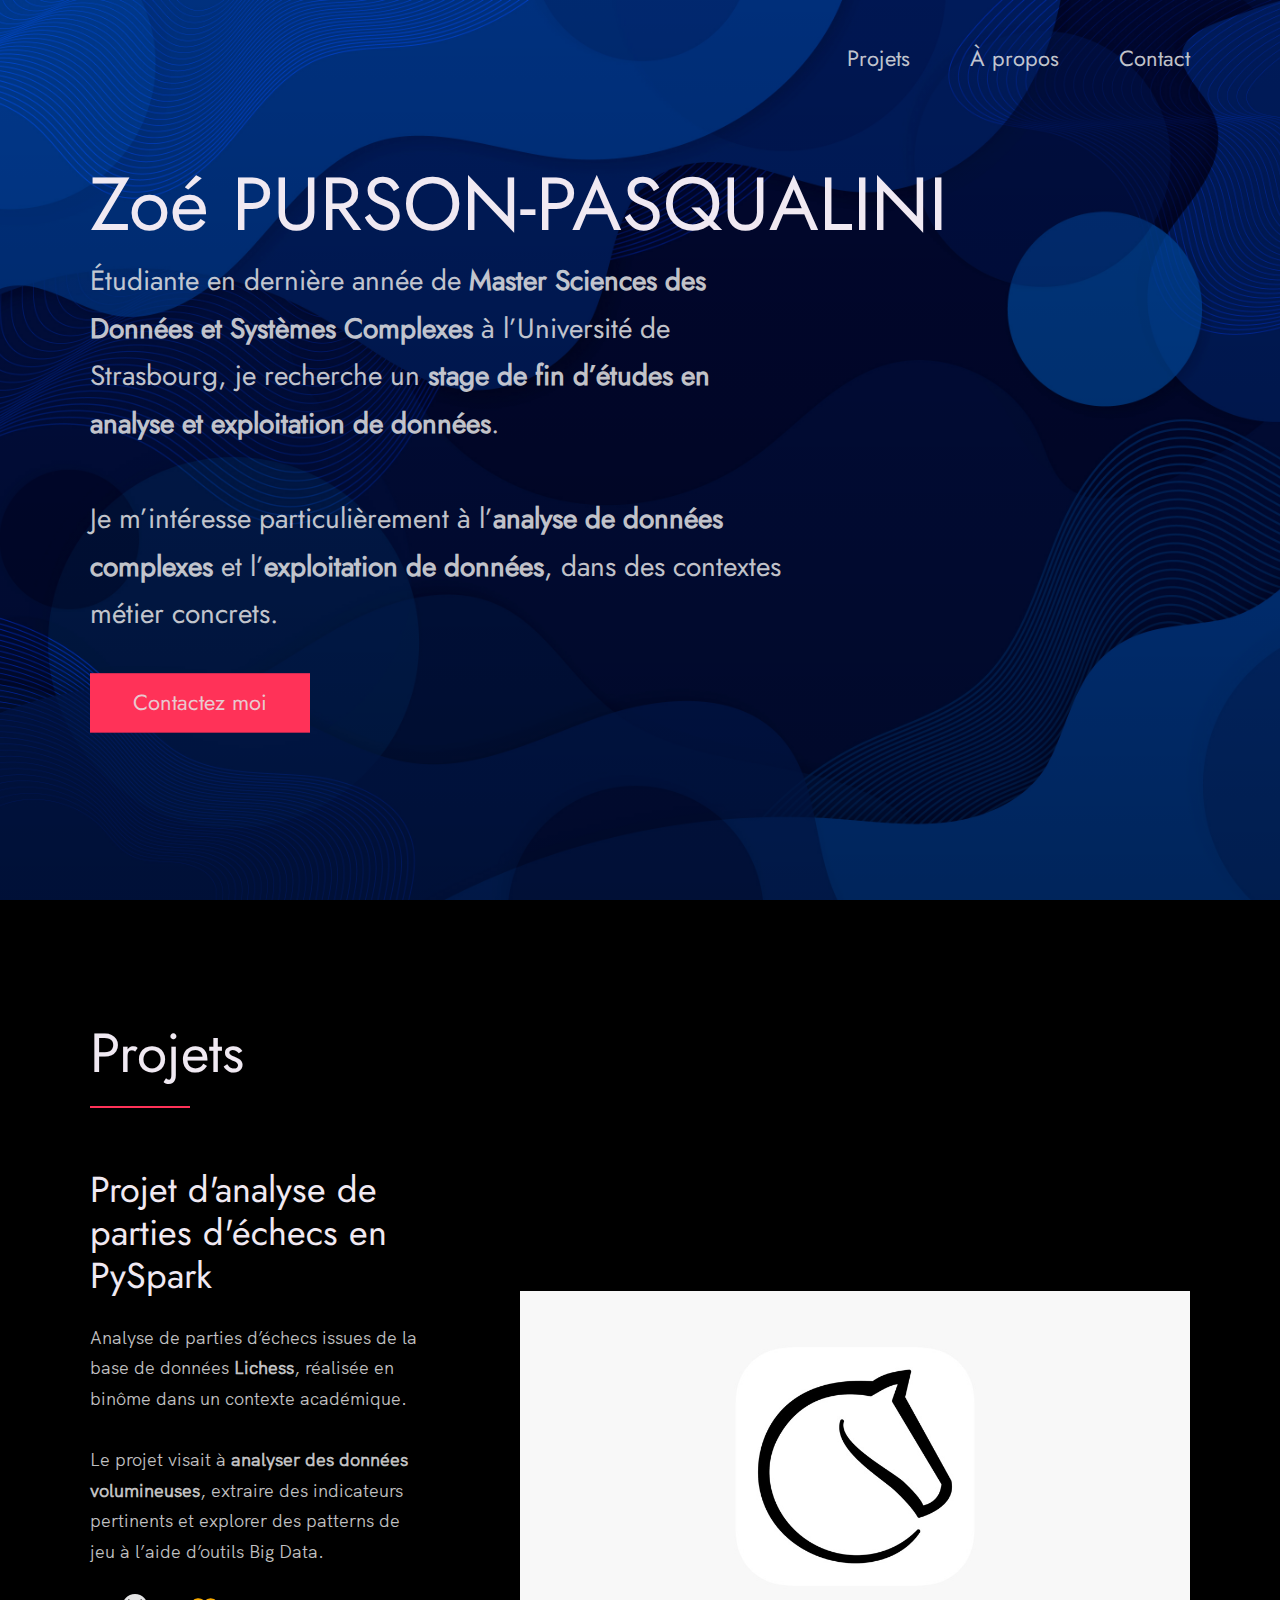
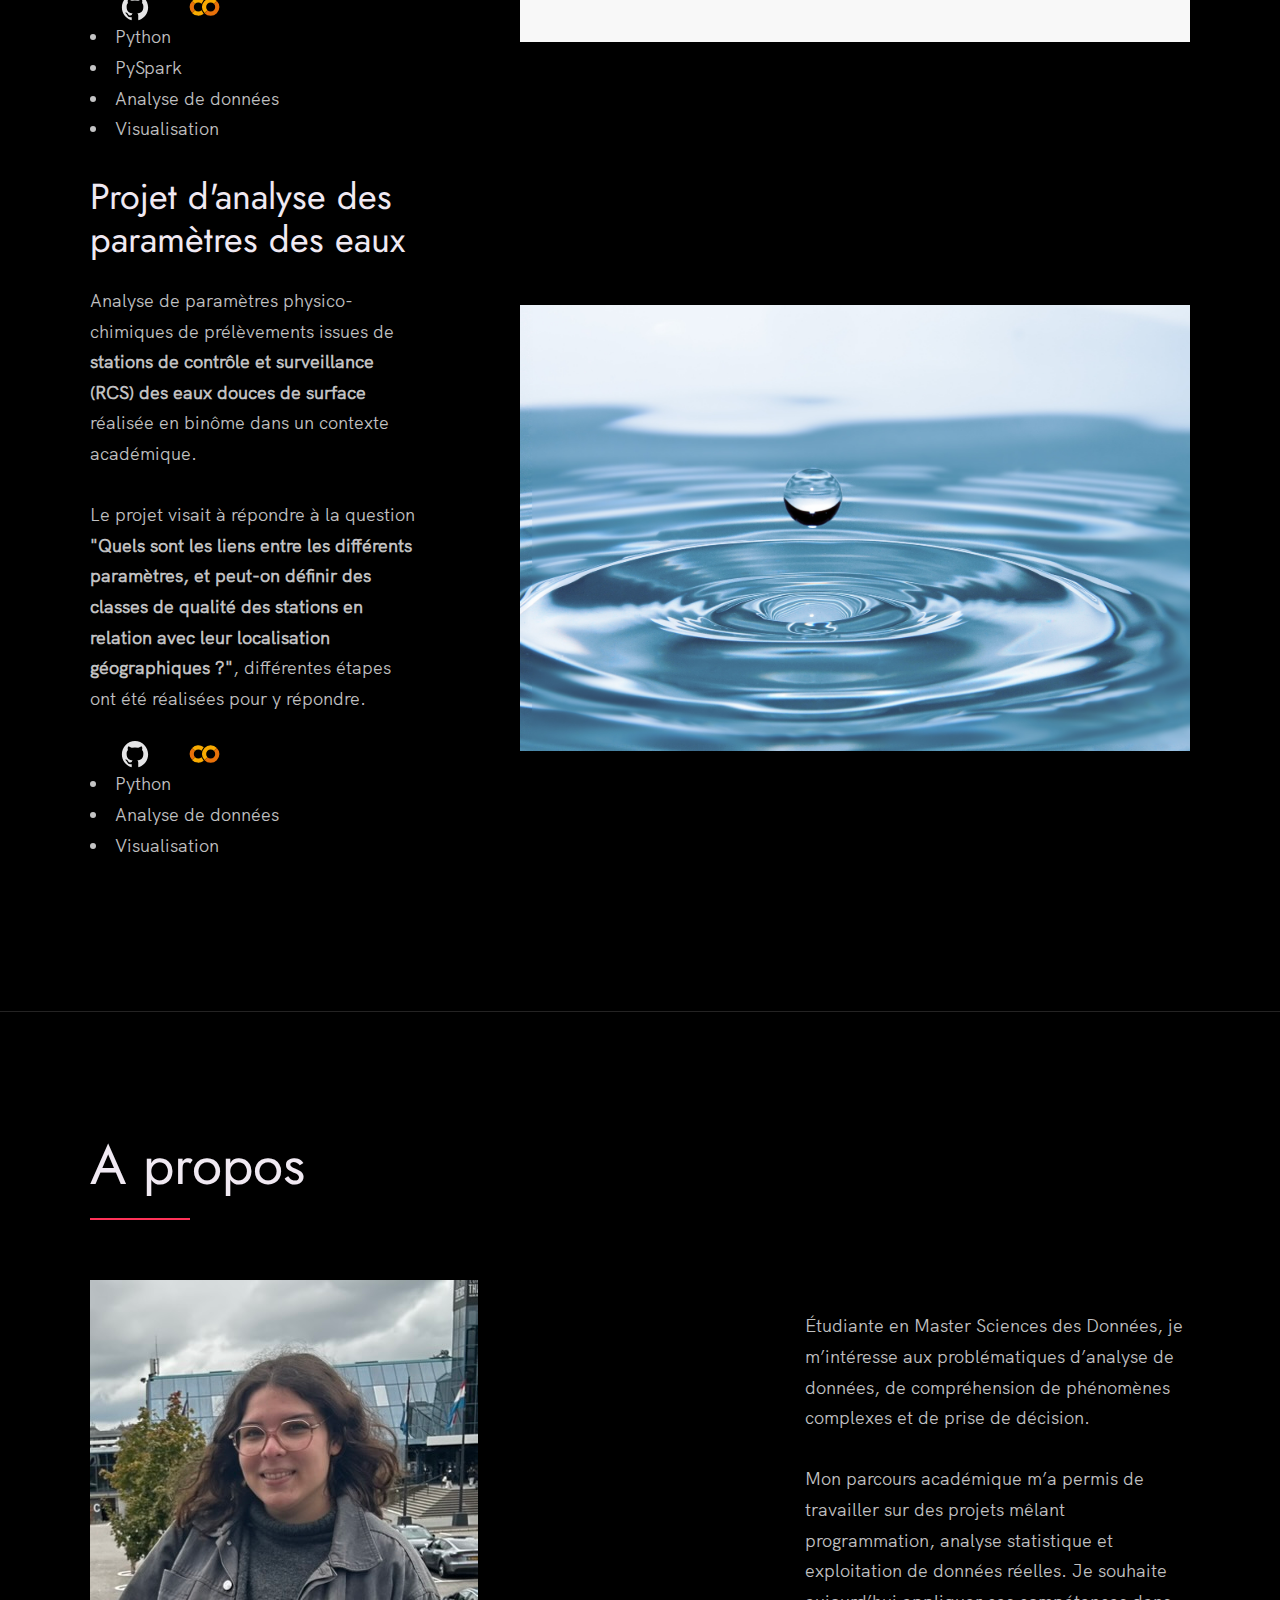
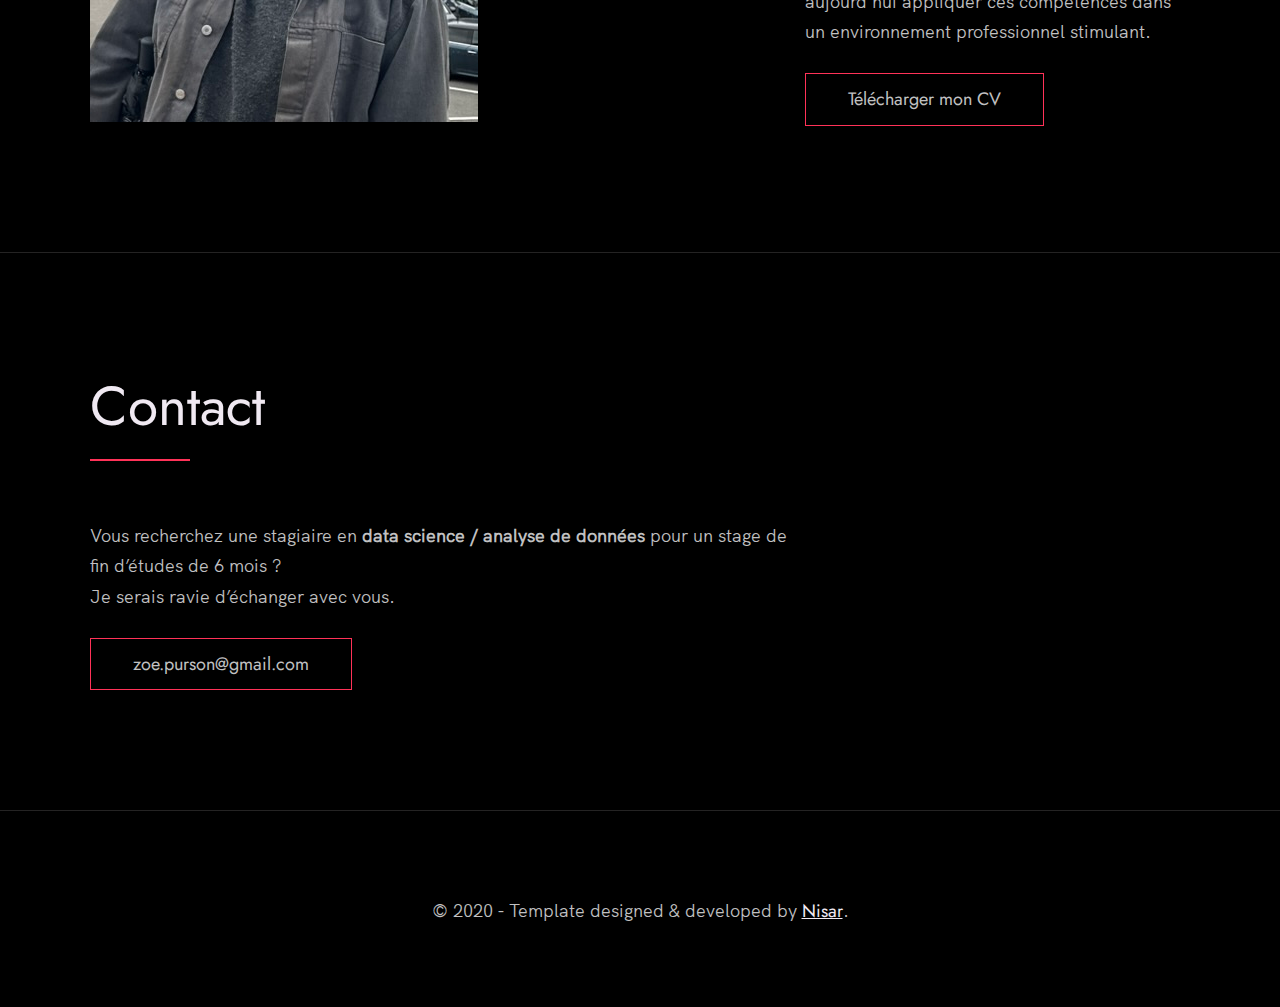
<file: index.html>
<!-- 
  Hello 😊.

  This template is designed and developed by Nisar Hassan Naqvi
  for anyone to use for free or customize the way they like.

  Github Repo: https://github.com/nisarhassan12/portfolio-template/
  My Website: https://nisar.dev

  For business & inquires, contact me => syednisarhassan12@gmail.com
-->

<!--
  Follow the instructions written in comments to create your stunning portfolio
-->

<!DOCTYPE html>
<html lang="en">

<head>
  <meta charset="UTF-8" />
  <meta name="viewport" content="width=device-width, initial-scale=1.0" />
  <link rel="shortcut icon" type="image/png" href="./images/favicon.png" />

  <!-- Put your site title here -->
  <title>
    Zoé PURSON-PASQUALINI | Etudiante en M2 Sciences des Données et Systèmes Complexes - Université de Strasbourg
  </title>

  <meta name="description" content="Portfolio de Zoé Purson-Pasqualini, étudiante en Master Sciences des Données, spécialisée en analyse de données et data science.">
  <!-- Add some coding keywords below, Ex: (React, CSS etc) -->
  <meta name="keywords" content="PURSON-PASQUALINI, IA, Data Sciences, Python, Pandas, TensorFlow, Machine Learning" />
  <link rel="stylesheet" href="index.css" />
</head>

<body>

  <!-- ***** Header ***** -->

  <header class="header" role="banner" id="top">
    <div class="row">
      <nav class="nav" role="navigation">
        <ul class="nav__items">
          <li class="nav__item"><a href="#work" class="nav__link">Projets</a></li>
          <li class="nav__item"><a href="#about" class="nav__link">À propos</a></li>
          <li class="nav__item"><a href="#contact" class="nav__link">Contact</a></li>
        </ul>
      </nav>
    </div>
    <div class="header__text-box row">
      <div class="header__text">
        <h1 class="heading-primary">
          <!-- Replace the following name with your name -->
          <span>Zoé PURSON-PASQUALINI</span>
        </h1>
        <!-- Put a small paragraph about yourself -->
        <p>Étudiante en dernière année de <strong>Master Sciences des Données et Systèmes Complexes</strong> à l’Université de Strasbourg, 
          je recherche un <strong>stage de fin d’études en analyse et exploitation de données</strong>.
        <br><br>
        Je m’intéresse particulièrement à l’<strong>analyse de données complexes</strong> et l’<strong>exploitation de données</strong>, 
        dans des contextes métier concrets.
        </p>
        <a href="#contact" class="btn btn--pink">Contactez moi</a>
      </div>
    </div>
  </header>

  <main role="main">

    <!-- ***** Work ***** -->

    <section class="work" id="work">
      <div class="row">
        <h2>Projets</h2>
        <div class="work__boxes">

          <!-- Each div with the work__box class is a project. -->

          <div class="work__box">
            <div class="work__text">
              <h3>Projet d'analyse de parties d'échecs en PySpark</h3>
              <p>
                Analyse de parties d’échecs issues de la base de données <strong>Lichess</strong>, 
                réalisée en binôme dans un contexte académique.
                <br><br>
                Le projet visait à <strong>analyser des données volumineuses</strong>, 
                extraire des indicateurs pertinents et explorer des patterns de jeu à l’aide d’outils Big Data.
                </p>
              <div class="work__links">
                <a href="https://github.com/zoe-purson/Projet_Lichess/blob/6d68f9ceaf3e7b7b53718850c7d775e859d6a92c/Projet_Lichess_KEDACHE_PURSON_PASQUALINI.ipynb" title="Accès au notebook" target="_blank">
                  <img src="./images/github.svg" class="work__code" alt="GitHub">
                </a>
                <a href="https://colab.research.google.com/drive/13DYAGh-10mL7z_jlqMWrcNmlLaRMPQzi?usp=sharing" title="Accès au notebook" target="_blank">
                  <img src="./images/colab.svg" class="work__code" alt="Colaboratory">
                </a>
              </div>
              <ul class="work__list">
                <li>Python</li>
                <li>PySpark</li>
                <li>Analyse de données</li>
                <li>Visualisation</li>
              </ul>
              </div>
              <div class="work__image-box">
                <img src="./images/lichess.jpg" class="work__image" alt="Project 1" />
              </div>
            </div>
          </div>

          <div class="work__box">
            <div class="work__text">
              <h3>Projet d'analyse des paramètres des eaux</h3>
              <p>
                Analyse de paramètres physico-chimiques de prélèvements issues de <strong>stations de contrôle et surveillance (RCS) des eaux douces de surface</strong>
                réalisée en binôme dans un contexte académique.
                <br><br>
                Le projet visait à répondre à la question <strong>"Quels sont les liens entre les différents paramètres, et peut-on définir des classes de qualité
                  des stations en relation avec leur localisation géographiques ?"</strong>, différentes étapes ont été réalisées pour y répondre. 
              </p>
              <div class="work__links">
                <a href="https://docs.google.com/document/d/1ybMgTmZ4ZXk0t-aBxAogNc4dW7vKqwwOuW1tC_u9V9o/edit?usp=sharing" title="Accès au rapport" target="_blank">
                  <img src="./images/github.svg" class="work__code" alt="GitHub">
                </a>
                <a href="https://colab.research.google.com/drive/1ZS4jdx2Zo17r1rnUr3BiV8cE-7_-4Rmy?usp=sharing" title="Accès au notebook" target="_blank">
                  <img src="./images/colab.svg" class="work__code" alt="Colaboratory">
                </a>
              </div>
              <ul class="work__list">
                <li>Python</li>
                <li>Analyse de données</li>
                <li>Visualisation</li>
              </ul>
              </div>
              <div class="work__image-box">
                <img src="./images/eau.jpg" class="work__image" alt="Project 2" />
              </div>
            </div>
          </div>
        </div>
      </div>
    </section>

    <!-- ***** About ***** -->

    <section class="about" id="about">
      <div class="row">
        <h2>A propos</h2>
        <div class="about__content">
          <div class="about__text">
            <!-- Replace the below paragraph with info about yourself -->
            <p>
              Étudiante en Master Sciences des Données, je m’intéresse aux problématiques 
              d’analyse de données, de compréhension de phénomènes complexes et de prise de décision.
              <br><br>
              Mon parcours académique m’a permis de travailler sur des projets mêlant 
              programmation, analyse statistique et exploitation de données réelles.
              Je souhaite aujourd’hui appliquer ces compétences dans un environnement professionnel stimulant.
            </p>
            <!-- Provide a link to your resume -->
            <a href="CV_Zoe_Purson--Pasqualini.pdf" class="btn" target="_blank">Télécharger mon CV</a>
          </div>

          <div class="about__photo-container">
            <!-- Add a nice photo of yourself -->
            <img class="about__photo" src="./images/Moi.JPEG" alt="" />
          </div>
        </div>
      </div>
    </section>
  </main>

  <!-- ***** Contact ***** -->

  <section class="contact" id="contact">
    <div class="row">
      <h2>Contact</h2>
      <div class="contact__info">
        <p>
          Vous recherchez une stagiaire en <strong>data science / analyse de données</strong> 
          pour un stage de fin d’études de 6 mois ?
          <br>
          Je serais ravie d’échanger avec vous.
        </p> 
        <!-- Replace the email with yours -->
        <a href="mailto:zoe.purson@gmail.com" class="btn">zoe.purson@gmail.com</a>
      </div>
    </div>
  </section>

  <!-- ***** Footer ***** -->

  <footer role="contentinfo" class="footer">
    <div class="row">

      <!-- If you give me some credit by keeping the below paragraph, will be huge for me 😊 Thanks. -->
      <p>
        &copy; 2020 - Template designed & developed by <a href="https://nisar.dev" class="link">Nisar</a>.
      </p>
      <div class="footer__github-buttons">
        <iframe
          src="https://ghbtns.com/github-btn.html?user=nisarhassan12&repo=portfolio-template&type=watch&count=true"
          frameborder="0" scrolling="0" width="170" height="20" title="Watch Portfolio Template on GitHub">
        </iframe>
      </div>
    </div>
  </footer>

  <a href="#top" class="back-to-top" title="Back to Top">
    <img src="./images/arrow-up.svg" alt="Back to Top" class="back-to-top__image"/>
  </a>
  <script src="./index.js"></script>
</body>

</html>
</file>
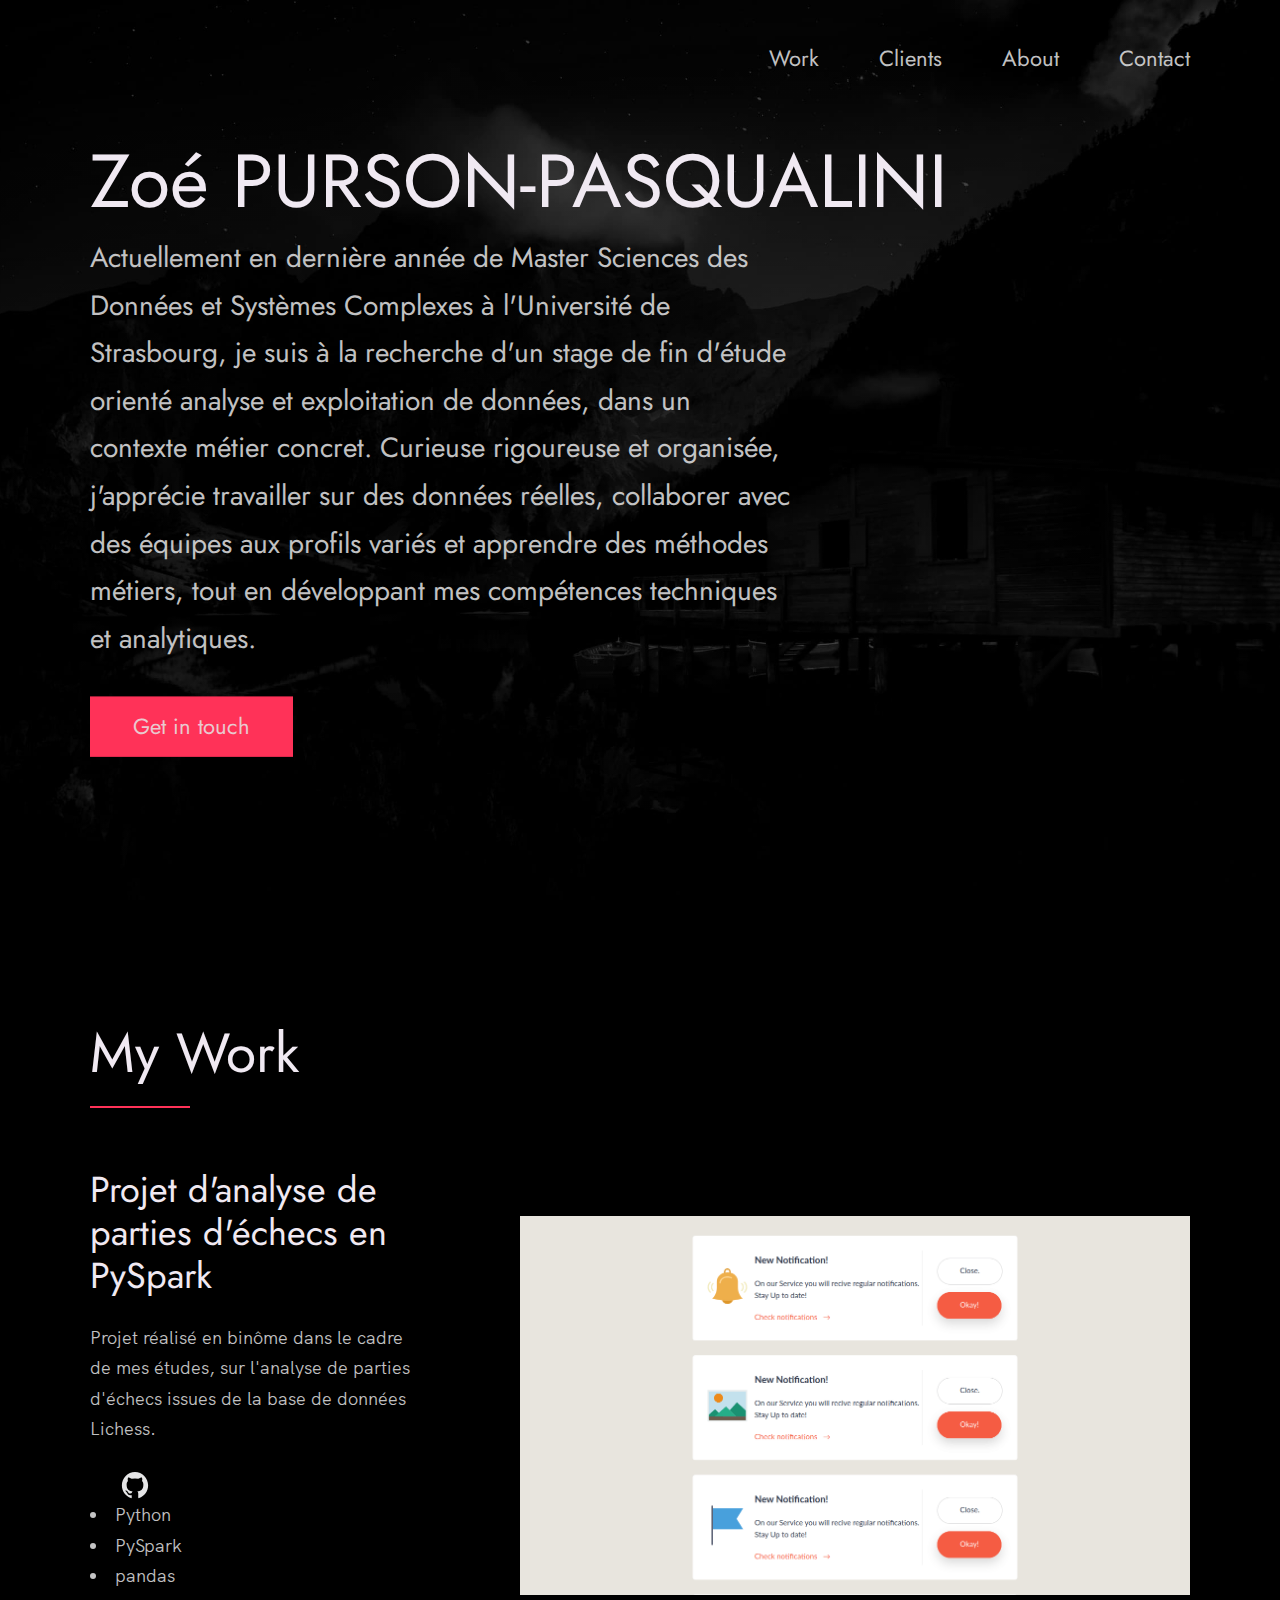
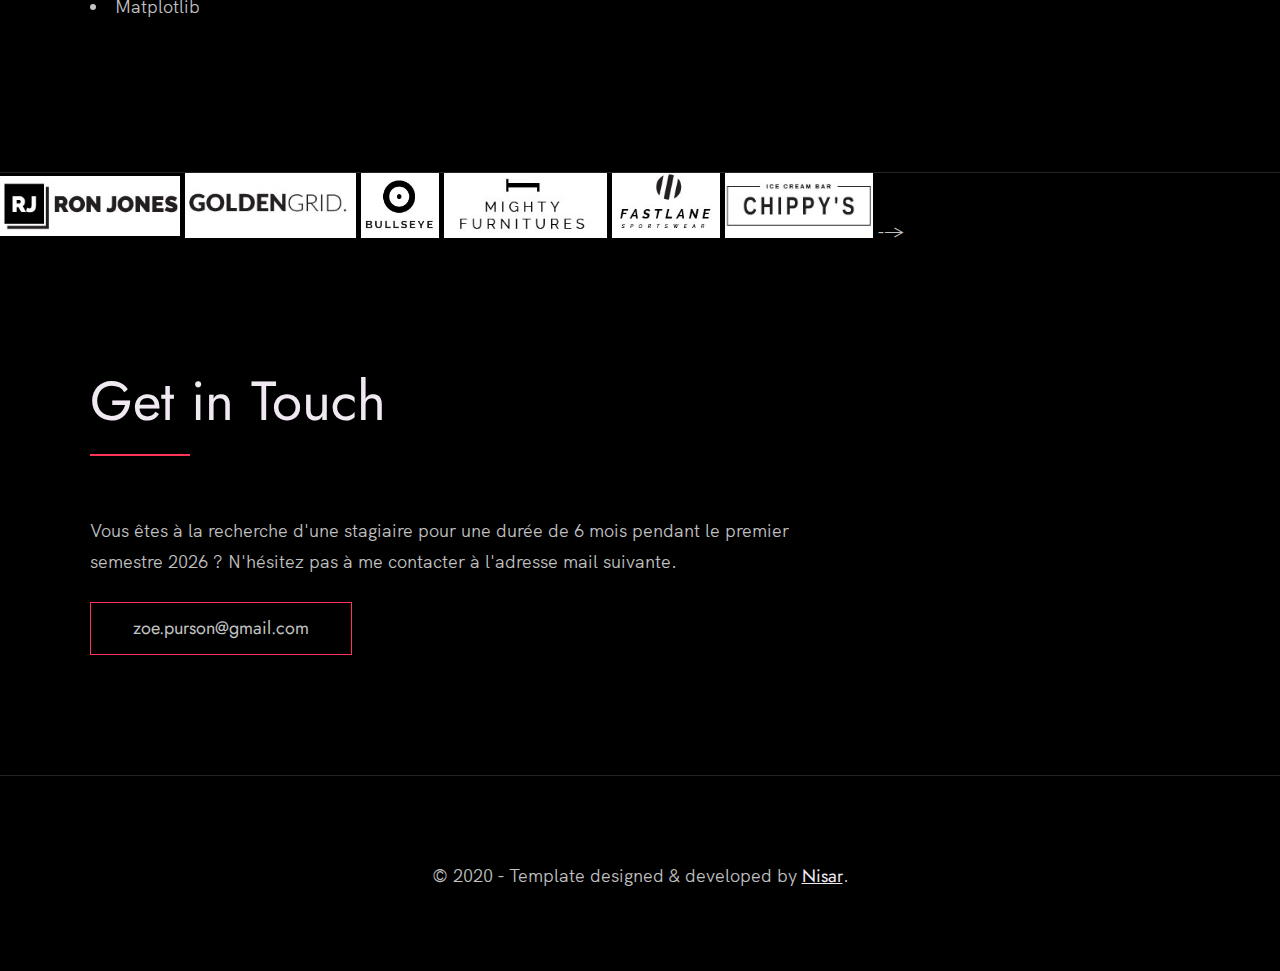
<file: portfolio-template/index.html>
<!-- 
  Hello 😊.

  This template is designed and developed by Nisar Hassan Naqvi
  for anyone to use for free or customize the way they like.

  Github Repo: https://github.com/nisarhassan12/portfolio-template/
  My Website: https://nisar.dev

  For business & inquires, contact me => syednisarhassan12@gmail.com
-->

<!--
  Follow the instructions written in comments to create your stunning portfolio
-->

<!DOCTYPE html>
<html lang="en">

<head>
  <meta charset="UTF-8" />
  <meta name="viewport" content="width=device-width, initial-scale=1.0" />
  <link rel="shortcut icon" type="image/png" href="./images/favicon.png" />

  <!-- Put your site title here -->
  <title>
    Zoé PURSON-PASQUALINI | Etudiante en M2 Sciences des Données et Systèmes Complexes - Université de Strasbourg
  </title>

  <meta name="description" content="Portfolio github Zoé PURSON-PASQUALINI">
  <!-- Add some coding keywords below, Ex: (React, CSS etc) -->
  <meta name="keywords" content="PURSON-PASQUALINI, IA, Data Sciences, Python, Pandas, TensorFlow, Machine Learning" />
  <link rel="stylesheet" href="index.css" />
</head>

<body>

  <!-- ***** Header ***** -->

  <header class="header" role="banner" id="top">
    <div class="row">
      <nav class="nav" role="navigation">
        <ul class="nav__items">
          <li class="nav__item"><a href="#work" class="nav__link">Work</a></li>
          <li class="nav__item"><a href="#clients" class="nav__link">Clients</a></li>
          <li class="nav__item">
            <a href="#about" class="nav__link">About</a>
          </li>
          <li class="nav__item">
            <a href="#contact" class="nav__link">Contact</a>
          </li>
        </ul>
      </nav>
    </div>
    <div class="header__text-box row">
      <div class="header__text">
        <h1 class="heading-primary">
          <!-- Replace the following name with your name -->
          <span>Zoé PURSON-PASQUALINI</span>
        </h1>
        <!-- Put a small paragraph about yourself -->
        <p>Actuellement en dernière année de Master Sciences des Données et Systèmes Complexes à l'Université de Strasbourg, je suis à la recherche d'un stage de fin d'étude orienté analyse et exploitation de données, dans un contexte métier concret. 
            Curieuse rigoureuse et organisée, j'apprécie travailler sur des données réelles, collaborer avec des équipes aux profils variés et apprendre des méthodes métiers, tout en développant mes compétences techniques et analytiques.</p>
        <a href="#contact" class="btn btn--pink">Get in touch</a>
      </div>
    </div>
  </header>

  <main role="main">

    <!-- ***** Work ***** -->

    <section class="work" id="work">
      <div class="row">
        <h2>My Work</h2>
        <div class="work__boxes">

          <!-- Each div with the work__box class is a project. -->

          <div class="work__box">
            <div class="work__text">
              <h3>Projet d'analyse de parties d'échecs en PySpark</h3>
              <p>
                Projet réalisé en binôme dans le cadre de mes études, sur l'analyse de parties d'échecs issues de la base de données Lichess.
              </p>
              <a href="https://github.com/zoe-purson/Projet_Lichess/blob/6d68f9ceaf3e7b7b53718850c7d775e859d6a92c/Projet_Lichess_KEDACHE_PURSON_PASQUALINI.ipynb" title="Accès au notebook" target="_blank">
                <img src="./images/github.svg" class="work__code" alt="GitHub">
              </a>
              <ul class="work__list">
                <li>Python</li>
                <li>PySpark</li>
                <li>pandas</li>
                <li>Matplotlib</li>
              </ul>

              <!-- <div class="work__links">
                <a href="https://nisar.surge.sh" target="_blank" class="link__text">
                  Visit Site <span>&rarr;</span>
                </a>
                <a href="https://github.com/nisarhassan12/portfolio" title="View Source Code" target="_blank">
                  <img src="./images/github.svg" class="work__code" alt="GitHub">
                </a>
              </div>
            </div>
            <div class="work__image-box">
              <img src="./images/project-1.png" class="work__image" alt="Project 1" />
            </div>
          </div>

          <div class="work__box">
            <div class="work__text">
              <h3>Calculator</h3>
              <p>
                Lorem ipsum dolor sit amet consectetur adipisicing elit. Quod,
                eius.
              </p>
              <ul class="work__list">
                <li>React</li>
                <li>Next.js</li>
                <li>Node</li>
                <li>MongoDB</li>
              </ul>

              <div class="work__links">
                <a href="#" class="link__text">
                  Visit Site <span>&rarr;</span>
                </a>
                <a href="#">
                  <img src="./images/github.svg" class="work__code" title="View Source Code" alt="GitHub">
                </a>
              </div>
            </div>
            <div class="work__image-box">
              <img src="./images/project-2.png" class="work__image" alt="Project 1" />
            </div>
          </div>

          <div class="work__box">
            <div class="work__text">
              <h3>Notificator</h3>
              <p>
                Lorem ipsum dolor sit amet consectetur adipisicing elit. Quod,
                eius.
              </p>
              <ul class="work__list">
                <li>React</li>
                <li>Next.js</li>
                <li>Node</li>
                <li>MongoDB</li>
              </ul>

              <div class="work__links">
                <a href="#" class="link__text">
                  Visit Site <span>&rarr;</span>
                </a>
                <a href="#">
                  <img src="./images/github.svg" class="work__code" title="View Source Code" alt="GitHub">
                </a>
              </div> -->
            </div>
            <div class="work__image-box">
              <img src="./images/project-3.png" class="work__image" alt="Project 3" />
            </div>
          </div>
        </div>
      </div>
    </section>

    <!-- ***** Clients ***** -->
<!-- 
    <section class="client" id="clients">
      <div class="row">
        <h2>Clients</h2>
        <div class="client__logos">
          <!-- Add logos of the clients or companies you'have worked with. -->
          <img src="./images/ronjones.png" class="client__logo" alt="Company 2" />
          <img src="./images/goldengrid.png" class="client__logo" alt="Company 3" />
          <img src="./images/bullseye.png" class="client__logo" alt="Company 1" />
          <img src="./images/mighty-furnitures.png" class="client__logo" alt="Company 1" />
          <img src="./images/fastlane.png" class="client__logo" alt="Company 3" />
          <img src="./images/chippy.png" class="client__logo" alt="Company 1" />
        </div>
      </div>
    </section> -->

    <!-- ***** About ***** -->

    <!-- <section class="about" id="about">
      <div class="row">
        <h2>About Me</h2>
        <div class="about__content">
          <div class="about__text">
            Replace the below paragraph with info about yourself
            <p>
              Lorem ipsum dolor sit amet, consectetur adipisicing elit. Eos id
              nostrum illo harum blanditiis, tenetur eum suscipit cupiditate
              in vel, ex quam quidem quos mollitia labore aut sunt eius
              ratione molestiae fuga veniam facere similique voluptate.
            </p>
            Provide a link to your resume
            <a href="#" class="btn">My Resume</a>
          </div>

          <div class="about__photo-container">
            Add a nice photo of yourself
            <img class="about__photo" src="./images/syed-ali-hussnain.jpg" alt="" />
          </div>
        </div>
      </div>
    </section> -->
  </main>

  <!-- ***** Contact ***** -->

  <section class="contact" id="contact">
    <div class="row">
      <h2>Get in Touch</h2>
      <div class="contact__info">
        <p>
          Vous êtes à la recherche d'une stagiaire pour une durée de 6 mois pendant le premier semestre 2026 ? N'hésitez pas à me 
          contacter à l'adresse mail suivante. 
        </p>
        <!-- Replace the email with yours -->
        <a href="mailto:zoe.purson@gmail.com" class="btn">zoe.purson@gmail.com</a>
      </div>
    </div>
  </section>

  <!-- ***** Footer ***** -->

  <footer role="contentinfo" class="footer">
    <div class="row">
      <!-- Update the links to point to your accounts -->
      <!-- <ul class="footer__social-links">
        <li class="footer__social-link-item">
          <a href="https://twitter.com/nisarhassan12/" title="Link to Twitter Profile">
            <img src="./images/twitter.svg" class="footer__social-image" alt="Twitter">
          </a>
        </li>
        <li class="footer__social-link-item">
          <a href="https://github.com/nisarhassan12/" title="Link to Github Profile">
            <img src="./images/github.svg" class="footer__social-image" alt="Github">
          </a>
        </li>
        <li class="footer__social-link-item">
          <a href="https://codepen.io/nisar_hassan" title="Link to Codepen Profile">
            <img src="./images/codepen.svg" class="footer__social-image" alt="Codepen">
          </a>
        </li>
        <li class="footer__social-link-item">
          <a href=https://www.linkedin.com/in/nisar-hassan-naqvi-413466199/">
            <img src="./images/linkedin.svg" title="Link to Linkedin Profile" class="footer__social-image" alt="Linkedin">
          </a>
        </li>
      </ul> -->

      <!-- If you give me some credit by keeping the below paragraph, will be huge for me 😊 Thanks. -->
      <p>
        &copy; 2020 - Template designed & developed by <a href="https://nisar.dev" class="link">Nisar</a>.
      </p>
      <div class="footer__github-buttons">
        <iframe
          src="https://ghbtns.com/github-btn.html?user=nisarhassan12&repo=portfolio-template&type=watch&count=true"
          frameborder="0" scrolling="0" width="170" height="20" title="Watch Portfolio Template on GitHub">
        </iframe>
      </div>
    </div>
  </footer>

  <a href="#top" class="back-to-top" title="Back to Top">
    <img src="./images/arrow-up.svg" alt="Back to Top" class="back-to-top__image"/>
  </a>
  <script src="./index.js"></script>
</body>

</html>
</file>
<file: index.css>
/* --------------------------------------- */
/* ----- Basic Setup ----- */
/* --------------------------------------- */

@font-face {
    font-family: 'Hk Grotesk';
    font-style: normal;
    font-weight: 400;
    src: url('./fonts/HKGrotesk-Regular.woff') format('woff');
}

@font-face {
    font-family: 'Jost';
    font-style: normal;
    font-weight: 400;
    src: url('./fonts/Jost-Regular.ttf') format('woff');
}

* {
    margin: 0;
    padding: 0;
    box-sizing: inherit;
}

:root {
    --font-size-small: 1.8rem;
    --font-size-normal: 2.2rem;
    --font-size-medium: 2.8rem;
    --font-size-medium-1: 3.6rem;
    --font-size-large: 5.5rem;
    --font-size-huge: 7.5rem;
    --font-stack: 'Hk Grotesk', sans-serif;

    --line-height-normal: 1.7;
    --line-height-small: 1.2;

    --black: #000;
    --pink: #ff3258;
    --white: #f0e9f2;
    --white-1: #e5e5e6da;


    --container-max-width: 1180px;
    --container-normal-width: 800px;
    --container-medium-width: 700px; 
    --container-small-width: 500px;

    --gutter-huge: 12rem;
    --gutter-medium: 6rem;
    --gutter-normal: 3rem;
    --gutter-small-1: 2.5rem;
    --gutter-small: 2rem;

    --border-light: 1px solid rgb(36, 35, 35);
}

html {
    font-size: 62.5%; /* (16/10)*100 = 62.5% => 1rem = 10px */
    box-sizing: border-box;
    scroll-behavior: smooth;
}

@media(max-width: 1000px) {
    html {
        font-size: 52%;
    }
}

body {
    font-size: var(--font-size-small);
    font-family: var(--font-stack);
    font-weight: 400;
    color: var(--white-1);
    line-height: var(--line-height-normal);
    background: var(--black);
    overflow-x: hidden;
}

.row {
    max-width: var(--container-max-width);
    margin: 0 auto;
}

@media(max-width: 1340px) {
    .row {
        max-width: 1100px;
    }
}

@media(max-width: 1240px) {
    .row {
        padding: 0 var(--gutter-medium);
    }
}

@media(max-width: 600px) {
    .row {
        padding: 0 var(--gutter-normal);
    }
}

@media(max-width: 600px) {
    .row {
        padding: 0 var(--gutter-small);
    }
}

section {
    padding: var(--gutter-huge) 0;
    border-bottom: var(--border-light);
}

img {
    object-fit: contain;
    max-width: 100%;
}

/* --------------------------------------- */
/* ----- Headlines and Paragraphs ----- */
/* --------------------------------------- */

h1,
h2,
h3 {
    font-family: 'Jost', sans-serif;
    font-weight: 400;
    line-height: var(--line-height-small);
    color: var(--white);
}

.heading-primary {
    line-height: 1;
    font-size: var(--font-size-huge);
    font-weight: 400;
}

@media(max-width: 900px) {
    .heading-primary {
        font-size: 6.5rem;
    }
}

h2 {
    font-size: var(--font-size-large);
    margin-bottom: var(--gutter-medium);
}

h2::after {
    content: '';
    display: block;
    height: 2px;
    width: 10rem;
    background: var(--pink);
    margin: var(--gutter-small) 0;
}

h3 {
    font-size: var(--font-size-medium-1);
    margin-bottom: var(--gutter-small);
}

@media(max-width: 500px) {
    .heading-primary {
        font-size: var(--font-size-large);
    }

    h2 {
        font-size: var(--font-size-medium-1);
    }

    h3 {
        font-size: var(--font-size-medium);
    }
}

p {
    margin: var(--gutter-small-1) 0;
}

@media(max-width: 900px) {
    p { 
        max-width: var(--container-small-width);
    }
}

/* --------------------------------------- */
/* ----- Buttons and Links ----- */
/* --------------------------------------- */

a {
    color: var(--white);
    font-weight: 400;
    font-family: 'Jost', sans-serif;
    transition: all .2s;
    outline: 2px solid transparent;
}

::-moz-focus-inner {
    border: 0;
}

button:focus,
a:focus {
    outline: 2px solid var(--pink);
}

body:not(.user-is-tabbing) button:focus,
body:not(.user-is-tabbing) a:focus {
    outline: none;
}

.link:hover {
    color: var(--pink);
}

.btn {
    position: relative;
    display: inline-block;
    padding: 1rem 4.2rem;
    text-decoration: none;
    color: inherit;
    border: 1px solid  var(--pink);
    font-weight: 400;
}

.btn:focus {
    outline: none;
}

.btn::after {
    content: '';
    display: block;
    position: absolute;
    top: 0;
    left: 0;
    right: 100%;
    background: var(--white);
    height: 100%;
    z-index: -1;
    transition: all 0.2s cubic-bezier(1, 0.68, 0.16, 0.9);
}

.btn:hover::after,
.btn:focus::after {
    right: 0;
    background: var(--pink);
}

.btn--pink {
    background: var(--pink);
    transition: all 0.2s;
}

.btn--pink::after {
    display: none;
}

.btn--pink:hover,
.btn--pink:focus {
    background: transparent;
}

.link__text {
    position: relative;
    display: inline-block;
    padding: .6rem;
    color: inherit;
    text-decoration: none;
    border-bottom: 1px solid var(--pink);
}

.link__text::after {
    content: '';
    display: block;
    position: absolute;
    top: 0;
    left: 0;
    right: 100%;
    background: var(--white);
    height: 100%;
    z-index: -1;
    transition: all 0.2s cubic-bezier(1, 0.68, 0.16, 0.9);
}

.link__text:focus {
    outline: none;
}

.link__text:hover::after,
.link__text:focus:after {
    right: 0;
    background: var(--pink);
}

.link__text span {
    padding-left: 1rem;
    font-family: sans-serif;
}

/* ----- Back to Top ----- */

.back-to-top {
    position: fixed;
    bottom: 4rem;
    right: 4rem;
    display: flex;
    justify-content: center;
    align-items: center;
    height: 5.5rem;
    width: 5.5rem;
    background-color: var(--pink);
    border-radius: 50%;
    z-index: 10;
    visibility: hidden;
    transition: all .4s;
}

.back-to-top__image {
    height: 70%;
}

@media(max-width: 900px) {
    .back-to-top {
        right: 2rem;
    }
}

@media(max-width: 500px) {
    .back-to-top {
        right: 1rem;
    }
}

/* --------------------------------------- */
/* ----- Navigation ----- */
/* --------------------------------------- */

.nav {
    display: flex;
    justify-content: flex-end;
    padding: var(--gutter-normal) 0;
}

.nav__items {
    display: flex;
    list-style: none;
}

.nav__item:not(:last-child) {
    margin-right: var(--gutter-medium);
}

@media(max-width: 500px) {
    .nav {
        justify-content: center;
    }
}

@media(max-width: 400px) {
    .nav__item:not(:last-child) {
        margin-right: var(--gutter-normal);
    }
}

@media(max-width: 300px) {
    .nav {
        font-size: var(--font-size-small);
    }
}

.nav__link {
    position: relative;
    display: inline-block;
    padding: 1rem 0;
    text-decoration: none;
    color: inherit;
    transition: all .2s;
}

.nav__link::after {
    content: '';
    position: absolute;
    bottom: 0;
    left: 0;
    right: 100%;
    display: inline-block;
    height: 1rem;
    background: var(--white);
    transition: all 0.25s cubic-bezier(1, 0.68, 0.16, 0.9);
}

.nav__link:hover {
    color: var(--pink);
}

.nav__link:hover::after {
    right: 0;
    height: 2px;
    background: var(--pink);
}

/* --------------------------------------- */
/* ----- Header ----- */
/* --------------------------------------- */

.header {
    background: linear-gradient(rgba(0,0,0, .1), rgba(0,0,0, .4)), 
        url('./images/header.jpg');
    height: 100vh;
    background-size: cover;
    background-position: center;
    background-attachment: fixed;
    font-size: var(--font-size-normal);
}

.header__text {
    position: absolute;
    top: 50%;
    transform: translateY(-50%);
}

.header__text p {
    margin: 1.5rem 0 3.5rem;
    max-width: var(--container-medium-width);
    font-family: 'Jost', sans-serif;
    font-size: var(--font-size-medium);
}

@media(max-width: 500px) {
    .header {
        text-align: center;
    }

    .header__text p {
        transform: scale(.8);
    }
}

/* --------------------------------------- */
/* ----- Work ----- */
/* --------------------------------------- */

.work__box {
    display: flex;
    align-items: center;
}

@media(max-width: 900px) {
    .work__box {
        align-items: initial;
        flex-direction: column-reverse;
    }
}

.work__box:not(:last-child) {
    margin-bottom: 25rem;
}

@media(max-width: 500px) {
    .work__box:not(:last-child) {
        margin-bottom: 20rem;
    }
}

.work__links {
    display: flex;
    align-items: center;
}

.work__text {
    flex: 0 0 30%;
}

.work__list {
    /* list-style-type: square; */
    list-style-position: inside;
    margin-bottom: var(--gutter-normal);
}

.work__code {
    display: block;
    height: 3rem;
    margin-left: var(--gutter-normal);
    transition: all .3s;
}

.work__code:hover {
    transform: scale(1.2);
}

.work__image-box {
    margin-bottom: var(--gutter-normal);
}

@media(min-width: 901px) {
    .work__image-box {
        flex: 1;
        margin: 0 0 0 10rem;
    }
}

@media(max-width: 900px) {
    .work__code {
        height: 4rem;
    }
}

/* --------------------------------------- */
/* ----- Clients ----- */
/* --------------------------------------- */

.client__logos {
    display: flex;
    justify-content: space-between;
    filter: invert(100%) grayscale(100%) opacity(.8);
}

.client__logo {
    height: 6.5rem;
    max-width: 18rem;
}

@media(max-width: 1240px) {
    .client__logos {
        overflow-x: scroll;
        padding: var(--gutter-normal);
    }

    .client__logo:not(:last-of-type) {
        margin-right: var(--gutter-medium);
    }
}

/* --------------------------------------- */
/* ----- About ----- */
/* --------------------------------------- */

.about__content {
    display: flex;
    flex-direction: row-reverse;
    align-items: center;
}

@media(max-width: 900px) {
    .about__content {
        flex-direction: column-reverse;
        align-items: initial;
    }
}

.about__photo-container {
    margin-bottom: var(--gutter-normal);
}

@media(min-width: 901px) {
    .about__text {
        flex: 0 0 35%;
    }
    
    .about__photo-container {
        flex: 1;
        margin: 0 var(--gutter-huge) 0 0;
    }
}

/* --------------------------------------- */
/* ----- Contact ----- */
/* --------------------------------------- */

.contact__info {
    max-width: var(--container-medium-width);
}

/* --------------------------------------- */
/* ----- Footer ----- */
/* --------------------------------------- */

.footer {
    text-align: center;
    padding: var(--gutter-medium) 0 var(--gutter-normal);
}

.footer__social-links {
    display: flex;
    justify-content: center;
    padding: var(--gutter-normal) 0;
    list-style: none;
}

.footer__social-link-item:not(:last-of-type) {
    margin-right: var(--gutter-small);
}

.footer__social-image {
    height: 4rem;
}

.footer__github-buttons {
    display: flex;
    justify-content: center;
}

.footer__github-buttons iframe {
    height: 2.5rem;
    width: 84px;
    transform: translateY(3px);
}

@media(max-width: 500px) {
    .footer {
        padding: var(--gutter-medium) 0;
    } 
}
</file>
<file: portfolio-template/index.css>
/* --------------------------------------- */
/* ----- Basic Setup ----- */
/* --------------------------------------- */

@font-face {
    font-family: 'Hk Grotesk';
    font-style: normal;
    font-weight: 400;
    src: url('./fonts/HKGrotesk-Regular.woff') format('woff');
}

@font-face {
    font-family: 'Jost';
    font-style: normal;
    font-weight: 400;
    src: url('./fonts/Jost-Regular.ttf') format('woff');
}

* {
    margin: 0;
    padding: 0;
    box-sizing: inherit;
}

:root {
    --font-size-small: 1.8rem;
    --font-size-normal: 2.2rem;
    --font-size-medium: 2.8rem;
    --font-size-medium-1: 3.6rem;
    --font-size-large: 5.5rem;
    --font-size-huge: 7.5rem;
    --font-stack: 'Hk Grotesk', sans-serif;

    --line-height-normal: 1.7;
    --line-height-small: 1.2;

    --black: #000;
    --pink: #ff3258;
    --white: #f0e9f2;
    --white-1: #e5e5e6da;


    --container-max-width: 1180px;
    --container-normal-width: 800px;
    --container-medium-width: 700px; 
    --container-small-width: 500px;

    --gutter-huge: 12rem;
    --gutter-medium: 6rem;
    --gutter-normal: 3rem;
    --gutter-small-1: 2.5rem;
    --gutter-small: 2rem;

    --border-light: 1px solid rgb(36, 35, 35);
}

html {
    font-size: 62.5%; /* (16/10)*100 = 62.5% => 1rem = 10px */
    box-sizing: border-box;
    scroll-behavior: smooth;
}

@media(max-width: 1000px) {
    html {
        font-size: 52%;
    }
}

body {
    font-size: var(--font-size-small);
    font-family: var(--font-stack);
    font-weight: 400;
    color: var(--white-1);
    line-height: var(--line-height-normal);
    background: var(--black);
    overflow-x: hidden;
}

.row {
    max-width: var(--container-max-width);
    margin: 0 auto;
}

@media(max-width: 1340px) {
    .row {
        max-width: 1100px;
    }
}

@media(max-width: 1240px) {
    .row {
        padding: 0 var(--gutter-medium);
    }
}

@media(max-width: 600px) {
    .row {
        padding: 0 var(--gutter-normal);
    }
}

@media(max-width: 600px) {
    .row {
        padding: 0 var(--gutter-small);
    }
}

section {
    padding: var(--gutter-huge) 0;
    border-bottom: var(--border-light);
}

img {
    object-fit: contain;
    max-width: 100%;
}

/* --------------------------------------- */
/* ----- Headlines and Paragraphs ----- */
/* --------------------------------------- */

h1,
h2,
h3 {
    font-family: 'Jost', sans-serif;
    font-weight: 400;
    line-height: var(--line-height-small);
    color: var(--white);
}

.heading-primary {
    line-height: 1;
    font-size: var(--font-size-huge);
    font-weight: 400;
}

@media(max-width: 900px) {
    .heading-primary {
        font-size: 6.5rem;
    }
}

h2 {
    font-size: var(--font-size-large);
    margin-bottom: var(--gutter-medium);
}

h2::after {
    content: '';
    display: block;
    height: 2px;
    width: 10rem;
    background: var(--pink);
    margin: var(--gutter-small) 0;
}

h3 {
    font-size: var(--font-size-medium-1);
    margin-bottom: var(--gutter-small);
}

@media(max-width: 500px) {
    .heading-primary {
        font-size: var(--font-size-large);
    }

    h2 {
        font-size: var(--font-size-medium-1);
    }

    h3 {
        font-size: var(--font-size-medium);
    }
}

p {
    margin: var(--gutter-small-1) 0;
}

@media(max-width: 900px) {
    p { 
        max-width: var(--container-small-width);
    }
}

/* --------------------------------------- */
/* ----- Buttons and Links ----- */
/* --------------------------------------- */

a {
    color: var(--white);
    font-weight: 400;
    font-family: 'Jost', sans-serif;
    transition: all .2s;
    outline: 2px solid transparent;
}

::-moz-focus-inner {
    border: 0;
}

button:focus,
a:focus {
    outline: 2px solid var(--pink);
}

body:not(.user-is-tabbing) button:focus,
body:not(.user-is-tabbing) a:focus {
    outline: none;
}

.link:hover {
    color: var(--pink);
}

.btn {
    position: relative;
    display: inline-block;
    padding: 1rem 4.2rem;
    text-decoration: none;
    color: inherit;
    border: 1px solid  var(--pink);
    font-weight: 400;
}

.btn:focus {
    outline: none;
}

.btn::after {
    content: '';
    display: block;
    position: absolute;
    top: 0;
    left: 0;
    right: 100%;
    background: var(--white);
    height: 100%;
    z-index: -1;
    transition: all 0.2s cubic-bezier(1, 0.68, 0.16, 0.9);
}

.btn:hover::after,
.btn:focus::after {
    right: 0;
    background: var(--pink);
}

.btn--pink {
    background: var(--pink);
    transition: all 0.2s;
}

.btn--pink::after {
    display: none;
}

.btn--pink:hover,
.btn--pink:focus {
    background: transparent;
}

.link__text {
    position: relative;
    display: inline-block;
    padding: .6rem;
    color: inherit;
    text-decoration: none;
    border-bottom: 1px solid var(--pink);
}

.link__text::after {
    content: '';
    display: block;
    position: absolute;
    top: 0;
    left: 0;
    right: 100%;
    background: var(--white);
    height: 100%;
    z-index: -1;
    transition: all 0.2s cubic-bezier(1, 0.68, 0.16, 0.9);
}

.link__text:focus {
    outline: none;
}

.link__text:hover::after,
.link__text:focus:after {
    right: 0;
    background: var(--pink);
}

.link__text span {
    padding-left: 1rem;
    font-family: sans-serif;
}

/* ----- Back to Top ----- */

.back-to-top {
    position: fixed;
    bottom: 4rem;
    right: 4rem;
    display: flex;
    justify-content: center;
    align-items: center;
    height: 5.5rem;
    width: 5.5rem;
    background-color: var(--pink);
    border-radius: 50%;
    z-index: 10;
    visibility: hidden;
    transition: all .4s;
}

.back-to-top__image {
    height: 70%;
}

@media(max-width: 900px) {
    .back-to-top {
        right: 2rem;
    }
}

@media(max-width: 500px) {
    .back-to-top {
        right: 1rem;
    }
}

/* --------------------------------------- */
/* ----- Navigation ----- */
/* --------------------------------------- */

.nav {
    display: flex;
    justify-content: flex-end;
    padding: var(--gutter-normal) 0;
}

.nav__items {
    display: flex;
    list-style: none;
}

.nav__item:not(:last-child) {
    margin-right: var(--gutter-medium);
}

@media(max-width: 500px) {
    .nav {
        justify-content: center;
    }
}

@media(max-width: 400px) {
    .nav__item:not(:last-child) {
        margin-right: var(--gutter-normal);
    }
}

@media(max-width: 300px) {
    .nav {
        font-size: var(--font-size-small);
    }
}

.nav__link {
    position: relative;
    display: inline-block;
    padding: 1rem 0;
    text-decoration: none;
    color: inherit;
    transition: all .2s;
}

.nav__link::after {
    content: '';
    position: absolute;
    bottom: 0;
    left: 0;
    right: 100%;
    display: inline-block;
    height: 1rem;
    background: var(--white);
    transition: all 0.25s cubic-bezier(1, 0.68, 0.16, 0.9);
}

.nav__link:hover {
    color: var(--pink);
}

.nav__link:hover::after {
    right: 0;
    height: 2px;
    background: var(--pink);
}

/* --------------------------------------- */
/* ----- Header ----- */
/* --------------------------------------- */

.header {
    background: linear-gradient(rgba(0,0,0, .1), rgba(0,0,0, .4)), 
        url('./images/header.jpg');
    height: 100vh;
    background-size: cover;
    background-position: center;
    background-attachment: fixed;
    font-size: var(--font-size-normal);
}

.header__text {
    position: absolute;
    top: 50%;
    transform: translateY(-50%);
}

.header__text p {
    margin: 1.5rem 0 3.5rem;
    max-width: var(--container-medium-width);
    font-family: 'Jost', sans-serif;
    font-size: var(--font-size-medium);
}

@media(max-width: 500px) {
    .header {
        text-align: center;
    }

    .header__text p {
        transform: scale(.8);
    }
}

/* --------------------------------------- */
/* ----- Work ----- */
/* --------------------------------------- */

.work__box {
    display: flex;
    align-items: center;
}

@media(max-width: 900px) {
    .work__box {
        align-items: initial;
        flex-direction: column-reverse;
    }
}

.work__box:not(:last-child) {
    margin-bottom: 25rem;
}

@media(max-width: 500px) {
    .work__box:not(:last-child) {
        margin-bottom: 20rem;
    }
}

.work__links {
    display: flex;
    align-items: center;
}

.work__text {
    flex: 0 0 30%;
}

.work__list {
    /* list-style-type: square; */
    list-style-position: inside;
    margin-bottom: var(--gutter-normal);
}

.work__code {
    display: block;
    height: 3rem;
    margin-left: var(--gutter-normal);
    transition: all .3s;
}

.work__code:hover {
    transform: scale(1.2);
}

.work__image-box {
    margin-bottom: var(--gutter-normal);
}

@media(min-width: 901px) {
    .work__image-box {
        flex: 1;
        margin: 0 0 0 10rem;
    }
}

@media(max-width: 900px) {
    .work__code {
        height: 4rem;
    }
}

/* --------------------------------------- */
/* ----- Clients ----- */
/* --------------------------------------- */

.client__logos {
    display: flex;
    justify-content: space-between;
    filter: invert(100%) grayscale(100%) opacity(.8);
}

.client__logo {
    height: 6.5rem;
    max-width: 18rem;
}

@media(max-width: 1240px) {
    .client__logos {
        overflow-x: scroll;
        padding: var(--gutter-normal);
    }

    .client__logo:not(:last-of-type) {
        margin-right: var(--gutter-medium);
    }
}

/* --------------------------------------- */
/* ----- About ----- */
/* --------------------------------------- */

.about__content {
    display: flex;
    flex-direction: row-reverse;
    align-items: center;
}

@media(max-width: 900px) {
    .about__content {
        flex-direction: column-reverse;
        align-items: initial;
    }
}

.about__photo-container {
    margin-bottom: var(--gutter-normal);
}

@media(min-width: 901px) {
    .about__text {
        flex: 0 0 35%;
    }
    
    .about__photo-container {
        flex: 1;
        margin: 0 var(--gutter-huge) 0 0;
    }
}

/* --------------------------------------- */
/* ----- Contact ----- */
/* --------------------------------------- */

.contact__info {
    max-width: var(--container-medium-width);
}

/* --------------------------------------- */
/* ----- Footer ----- */
/* --------------------------------------- */

.footer {
    text-align: center;
    padding: var(--gutter-medium) 0 var(--gutter-normal);
}

.footer__social-links {
    display: flex;
    justify-content: center;
    padding: var(--gutter-normal) 0;
    list-style: none;
}

.footer__social-link-item:not(:last-of-type) {
    margin-right: var(--gutter-small);
}

.footer__social-image {
    height: 4rem;
}

.footer__github-buttons {
    display: flex;
    justify-content: center;
}

.footer__github-buttons iframe {
    height: 2.5rem;
    width: 84px;
    transform: translateY(3px);
}

@media(max-width: 500px) {
    .footer {
        padding: var(--gutter-medium) 0;
    } 
}
</file>
